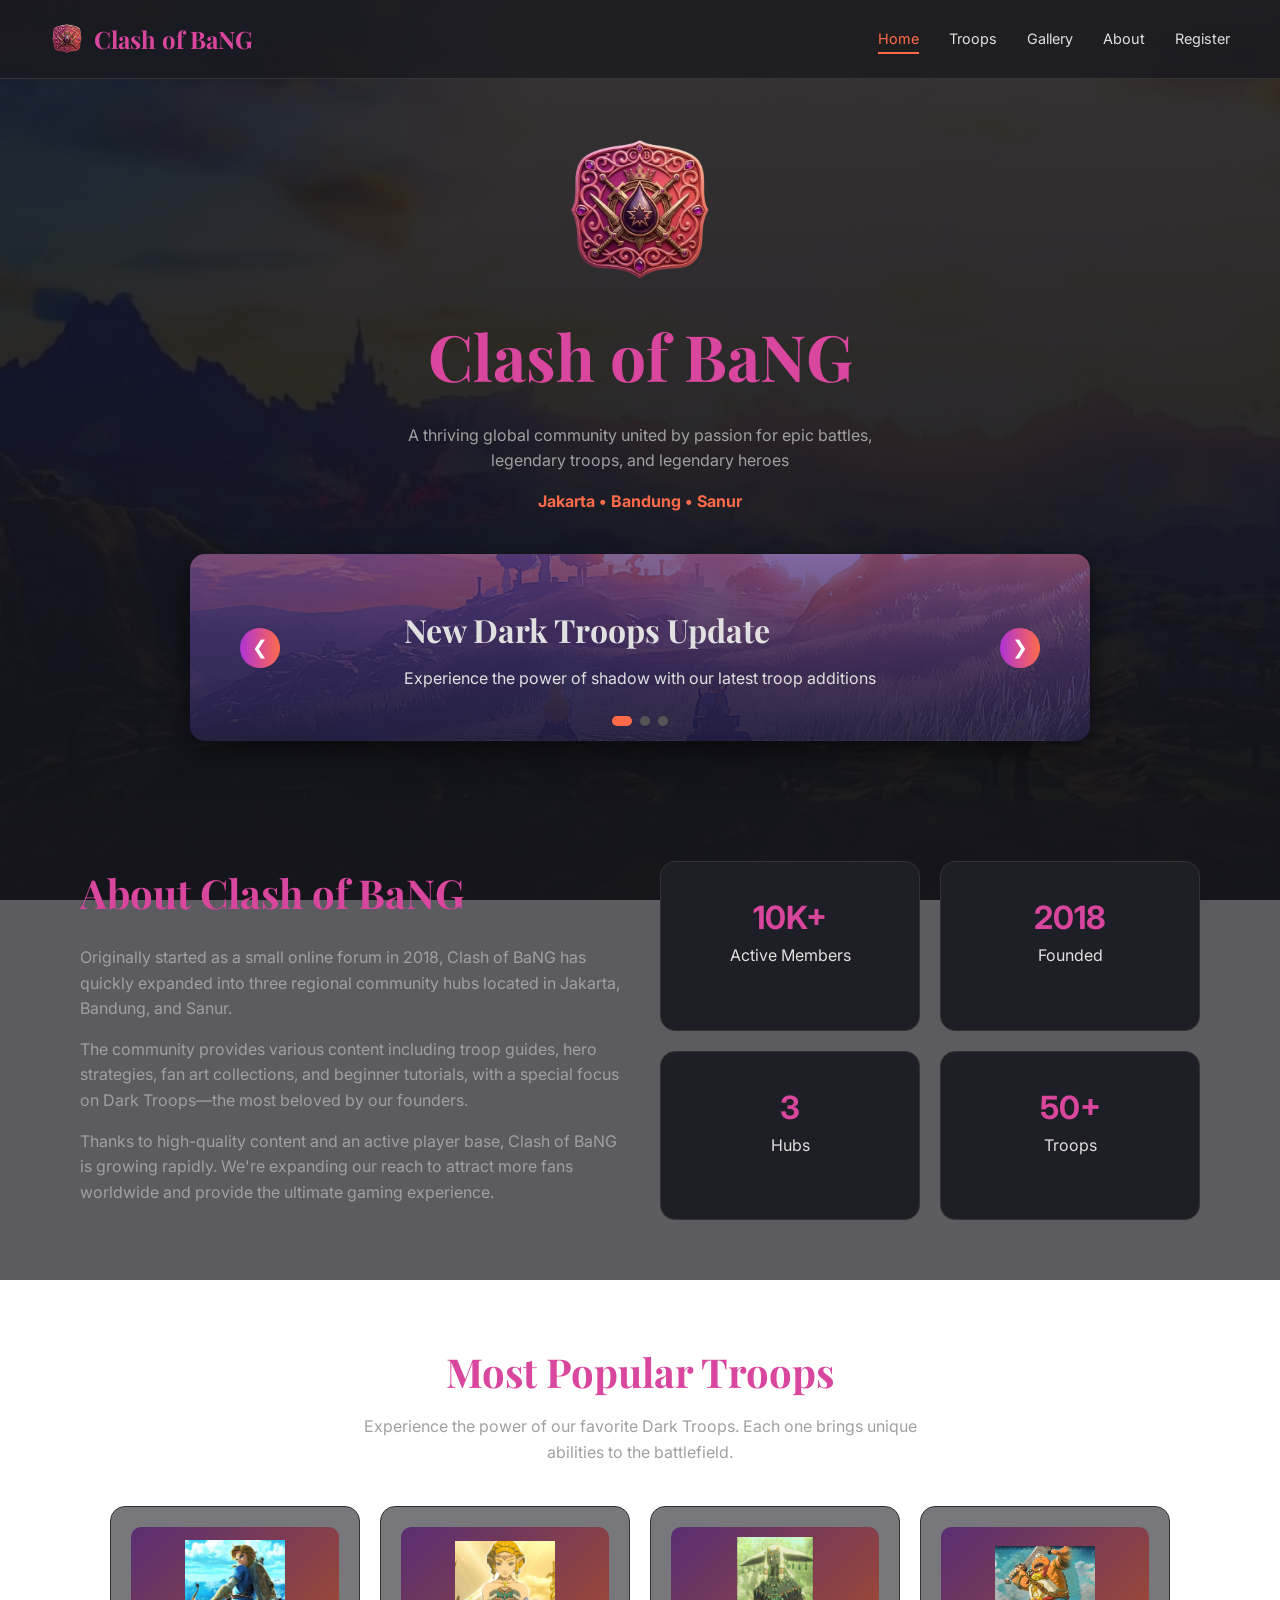
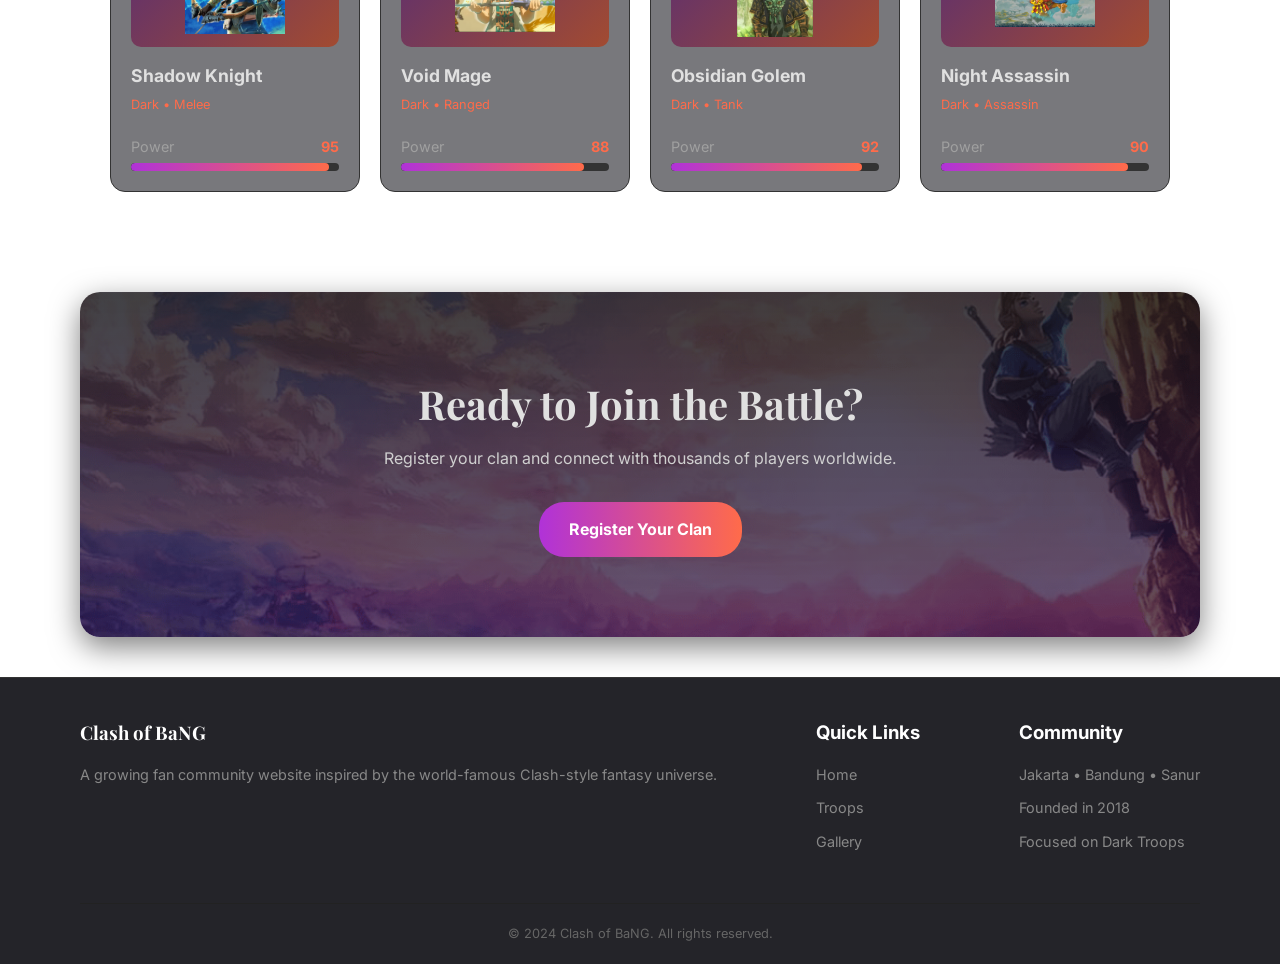
<file: index.html>
<!DOCTYPE html>
<html lang="en">
<head>
    <meta charset="UTF-8">
    <meta name="viewport" content="width=device-width, initial-scale=1.0">
    <title>Clash of BaNG - Home</title>
    <link rel="stylesheet" href="css/style.css">
    <link href="https://fonts.googleapis.com/css2?family=Inter:wght@400;600&family=Playfair+Display:wght@700&display=swap" rel="stylesheet">
</head>
<body>

    <header>
        <div class="logo">
            <img src="assets/logo.png" alt="Clash of BaNG Logo" class="logo-graphic">
            <h1>Clash of BaNG</h1>
        </div>
        <nav>
            <ul>
                <li><a href="index.html" class="active">Home</a></li>
                <li><a href="troops.html">Troops</a></li>
                <li><a href="gallery.html">Gallery</a></li>
                <li><a href="about.html">About</a></li>
                <li><a href="register.html">Register</a></li>
            </ul>
        </nav>
    </header>

    <main>
        <section class="hero-section">
            <img src="assets/logo.png" alt="Clash of BaNG Logo Besar" class="hero-logo">
            <h2 class="main-title">Clash of BaNG</h2>
            <p class="subtitle">A thriving global community united by passion for epic battles, <br> legendary troops, and legendary heroes</p>
            <p class="locations">Jakarta • Bandung • Sanur</p>
            
            <div class="carousel-container">
                <button class="arrow left-arrow">❮</button>
                <div class="carousel-content">
                    <h3>New Dark Troops Update</h3>
                    <p>Experience the power of shadow with our latest troop additions</p>
                </div>
                <button class="arrow right-arrow">❯</button>
                <div class="dots">
                    <span class="dot active-dot"></span>
                    <span class="dot"></span>
                    <span class="dot"></span>
                </div>
            </div>
        </section>

        <section class="about-section">
            <div class="about-text">
                <h2>About Clash of BaNG</h2>
                <p>Originally started as a small online forum in 2018, Clash of BaNG has quickly expanded into three regional community hubs located in Jakarta, Bandung, and Sanur.</p>
                <p>The community provides various content including troop guides, hero strategies, fan art collections, and beginner tutorials, with a special focus on Dark Troops—the most beloved by our founders.</p>
                <p>Thanks to high-quality content and an active player base, Clash of BaNG is growing rapidly. We're expanding our reach to attract more fans worldwide and provide the ultimate gaming experience.</p>
            </div>
            <div class="about-stats">
                <div class="stat-box">
                    <h3>10K+</h3>
                    <p>Active Members</p>
                </div>
                <div class="stat-box">
                    <h3>2018</h3>
                    <p>Founded</p>
                </div>
                <div class="stat-box">
                    <h3>3</h3>
                    <p>Hubs</p>
                </div>
                <div class="stat-box">
                    <h3>50+</h3>
                    <p>Troops</p>
                </div>
            </div>
        </section>

        <section class="popular-troops">
            <div class="troops-header">
                <h2>Most Popular Troops</h2>
                <p>Experience the power of our favorite Dark Troops. Each one brings unique abilities to the battlefield.</p>
            </div>
            
            <div class="troops-grid">
                <!-- 1 -->
                <div class="troop-card">
                    <div class="troop-image">
                        <img src="assets/knight-bg.jpg" alt="Shadow Knight Icon">
                    </div>
                    <h3>Shadow Knight</h3>
                    <p class="troop-type">Dark • Melee</p>
                    <div class="power-bar-container">
                        <span>Power</span><span>95</span>
                    </div>
                    <div class="power-bar"><div class="fill" style="width: 95%;"></div></div>
                </div>

                <!-- 2 -->
                <div class="troop-card">
                    <div class="troop-image">
                        <img src="assets/mage-bg.jpg" alt="Void Mage Icon">
                    </div>
                    <h3>Void Mage</h3>
                    <p class="troop-type">Dark • Ranged</p>
                    <div class="power-bar-container">
                        <span>Power</span><span>88</span>
                    </div>
                    <div class="power-bar"><div class="fill" style="width: 88%;"></div></div>
                </div>

                <!-- 3 -->
                <div class="troop-card">
                    <div class="troop-image">
                        <img src="assets/golem-bg.jpg" alt="Obsidian Golem Icon">
                    </div>
                    <h3>Obsidian Golem</h3>
                    <p class="troop-type">Dark • Tank</p>
                    <div class="power-bar-container">
                        <span>Power</span><span>92</span>
                    </div>
                    <div class="power-bar"><div class="fill" style="width: 92%;"></div></div>
                </div>

                <!-- 4 -->
                <div class="troop-card">
                    <div class="troop-image">
                        <img src="assets/assassin-bg.jpg" alt="Night Assassin Icon">
                    </div>
                    <h3>Night Assassin</h3>
                    <p class="troop-type">Dark • Assassin</p>
                    <div class="power-bar-container">
                        <span>Power</span><span>90</span>
                    </div>
                    <div class="power-bar"><div class="fill" style="width: 90%;"></div></div>
                </div>
            </div>
        </section>

        <section class="cta-section">
            <h2>Ready to Join the Battle?</h2>
            <p>Register your clan and connect with thousands of players worldwide.</p>
            <a href="register.html" class="register-btn">Register Your Clan</a>
        </section>
    </main>

    <footer>
        <div class="footer-content">
            <div class="footer-col">
                <h3 class="footer-title">Clash of BaNG</h3>
                <p>A growing fan community website inspired by the world-famous Clash-style fantasy universe.</p>
            </div>
            <div class="footer-col">
                <h3>Quick Links</h3>
                <ul>
                    <li><a href="index.html">Home</a></li>
                    <li><a href="troops.html">Troops</a></li>
                    <li><a href="gallery.html">Gallery</a></li>
                </ul>
            </div>
            <div class="footer-col">
                <h3>Community</h3>
                <ul>
                    <li>Jakarta • Bandung • Sanur</li>
                    <li>Founded in 2018</li>
                    <li>Focused on Dark Troops</li>
                </ul>
            </div>
        </div>
        <div class="footer-bottom">
            <p>&copy; 2024 Clash of BaNG. All rights reserved.</p>
        </div>
    </footer>

    <script src="js/script.js"></script>
</body>
</html>
</file>
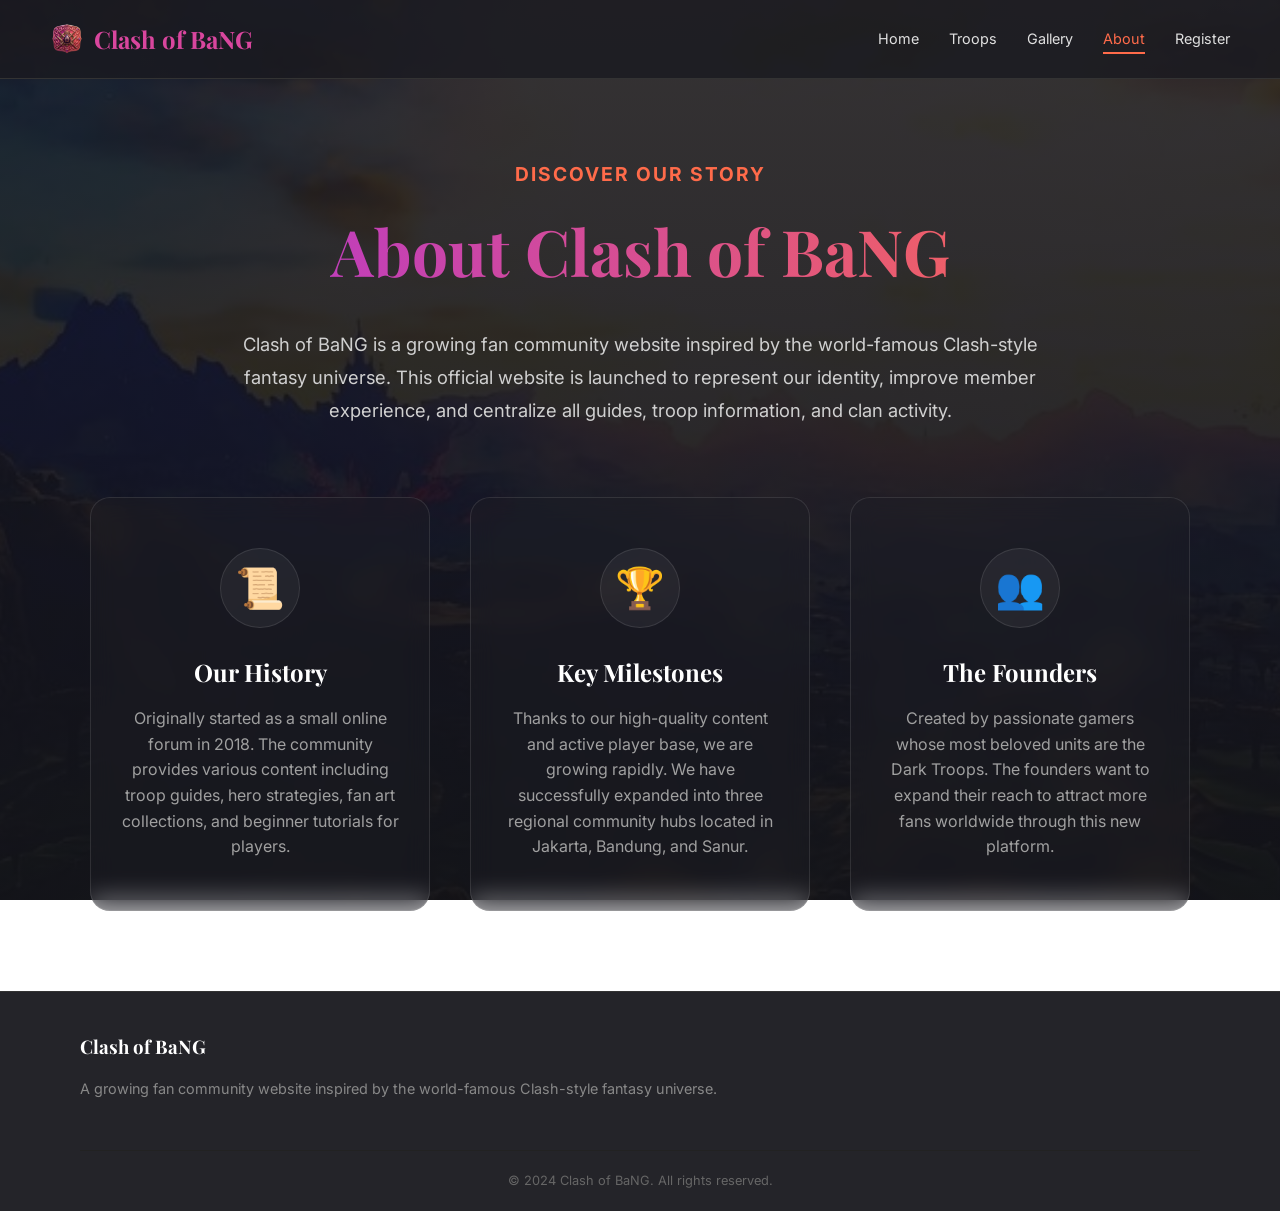
<file: about.html>
<!DOCTYPE html>
<html lang="en">
<head>
    <meta charset="UTF-8">
    <meta name="viewport" content="width=device-width, initial-scale=1.0">
    <title>Clash of BaNG - About Us</title>
    <link rel="stylesheet" href="css/style.css">
    <link href="https://fonts.googleapis.com/css2?family=Inter:wght@400;600;800&family=Playfair+Display:wght@700&display=swap" rel="stylesheet">
</head>
<body>

    <header>
        <div class="logo">
            <img src="assets/logo.png" alt="Clash of BaNG Logo" class="logo-graphic">
            <h1>Clash of BaNG</h1>
        </div>
        <nav>
            <ul>
                <li><a href="index.html">Home</a></li>
                <li><a href="troops.html">Troops</a></li>
                <li><a href="gallery.html">Gallery</a></li>
                <li><a href="about.html" class="active">About</a></li>
                <li><a href="register.html">Register</a></li>
            </ul>
        </nav>
    </header>

    <main>
        <section class="about-page-section">
            
            <div class="about-header">
                <h2 class="sub-heading">Discover Our Story</h2>
                <h1 class="main-heading">About Clash of BaNG</h1>
                <p class="about-desc">
                    Clash of BaNG is a growing fan community website inspired by the world-famous Clash-style fantasy universe. This official website is launched to represent our identity, improve member experience, and centralize all guides, troop information, and clan activity.
                </p>
            </div>

            <div class="features-grid">
                
                <div class="feature-card">
                    <div class="feature-icon-wrapper">
                        <span>📜</span>
                    </div>
                    <h3>Our History</h3>
                    <p>Originally started as a small online forum in 2018. The community provides various content including troop guides, hero strategies, fan art collections, and beginner tutorials for players.</p>
                </div>

                <div class="feature-card">
                    <div class="feature-icon-wrapper">
                        <span>🏆</span>
                    </div>
                    <h3>Key Milestones</h3>
                    <p>Thanks to our high-quality content and active player base, we are growing rapidly. We have successfully expanded into three regional community hubs located in Jakarta, Bandung, and Sanur.</p>
                </div>

                <div class="feature-card">
                    <div class="feature-icon-wrapper">
                        <span>👥</span>
                    </div>
                    <h3>The Founders</h3>
                    <p>Created by passionate gamers whose most beloved units are the Dark Troops. The founders want to expand their reach to attract more fans worldwide through this new platform.</p>
                </div>

            </div>

        </section>
    </main>

    <footer>
        <div class="footer-content">
            <div class="footer-col">
                <h3 class="footer-title">Clash of BaNG</h3>
                <p>A growing fan community website inspired by the world-famous Clash-style fantasy universe.</p>
            </div>
        </div>
        <div class="footer-bottom">
            <p>&copy; 2024 Clash of BaNG. All rights reserved.</p>
        </div>
    </footer>

    <script src="js/script.js"></script>
</body>
</html>
</file>
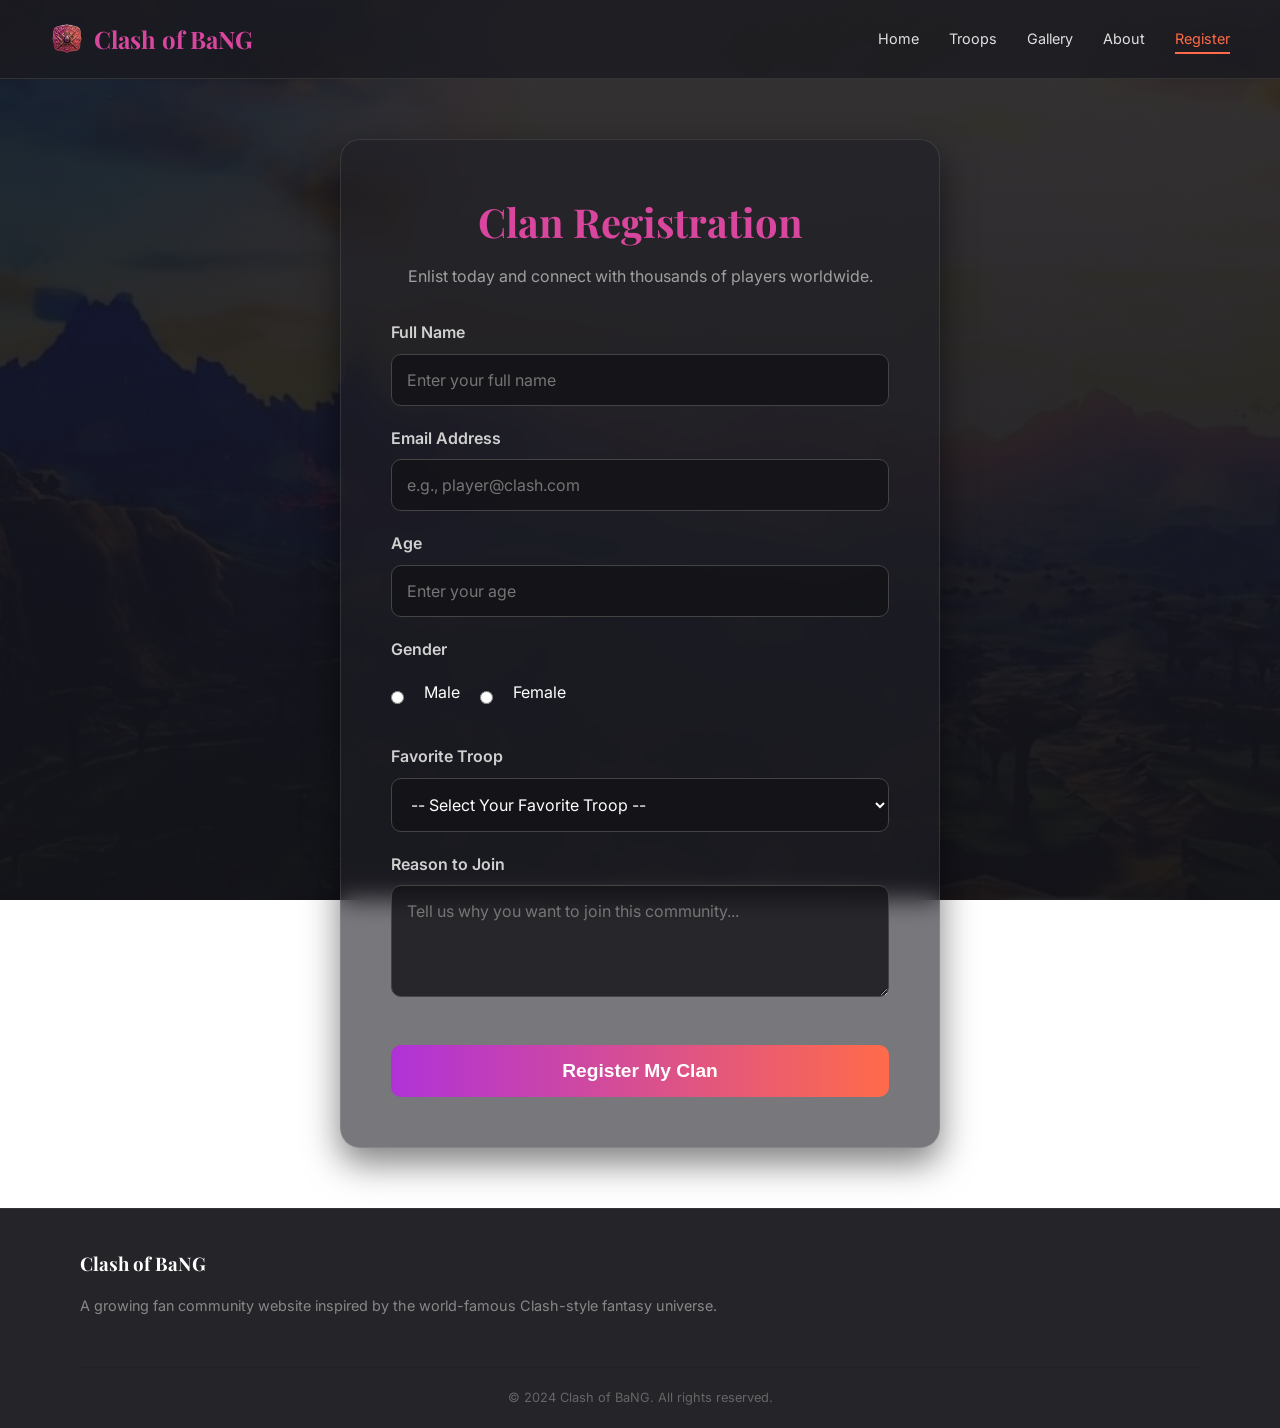
<file: register.html>
<!DOCTYPE html>
<html lang="en">
<head>
    <meta charset="UTF-8">
    <meta name="viewport" content="width=device-width, initial-scale=1.0">
    <title>Clash of BaNG - Register Clan</title>
    <link rel="stylesheet" href="css/style.css">
    <link href="https://fonts.googleapis.com/css2?family=Inter:wght@400;600;800&family=Playfair+Display:wght@700&display=swap" rel="stylesheet">
</head>
<body>

    <!-- HEADER -->
    <header>
        <div class="logo">
            <img src="assets/logo.png" alt="Clash of BaNG Logo" class="logo-graphic">
            <h1>Clash of BaNG</h1>
        </div>
        <nav>
            <ul>
                <li><a href="index.html">Home</a></li>
                <li><a href="troops.html">Troops</a></li>
                <li><a href="gallery.html">Gallery</a></li>
                <li><a href="about.html">About</a></li>
                <li><a href="register.html" class="active">Register</a></li>
            </ul>
        </nav>
    </header>

    <!-- KONTEN UTAMA: REGISTER FORM -->
    <main>
        <section class="register-section">
            <div class="form-container">
                <h2 class="form-title">Clan Registration</h2>
                <p class="form-subtitle">Enlist today and connect with thousands of players worldwide.</p>
                
                <!-- Kotak Notifikasi Error/Success -->
                <div id="form-message" class="form-message"></div>
                
                <form id="registerForm">
                    
                    <!-- Komponen 1: Input Text -->
                    <div class="form-group">
                        <label for="name">Full Name</label>
                        <input type="text" id="name" placeholder="Enter your full name">
                    </div>

                    <!-- Komponen 2: Input Text (Untuk Email) -->
                    <!-- Kita pakai type text agar validasinya 100% dari JS kita, bukan dari bawaan HTML -->
                    <div class="form-group">
                        <label for="email">Email Address</label>
                        <input type="text" id="email" placeholder="e.g., player@clash.com">
                    </div>

                    <!-- Komponen 3: Input Number -->
                    <div class="form-group">
                        <label for="age">Age</label>
                        <input type="number" id="age" placeholder="Enter your age">
                    </div>

                    <!-- Komponen 4: Input Radio -->
                    <div class="form-group">
                        <label>Gender</label>
                        <div class="radio-group">
                            <input type="radio" id="male" name="gender" value="Male">
                            <label for="male" class="radio-label">Male</label>
                            
                            <input type="radio" id="female" name="gender" value="Female">
                            <label for="female" class="radio-label">Female</label>
                        </div>
                    </div>

                    <!-- Komponen 5: Select / Dropdown -->
                    <div class="form-group">
                        <label for="troop">Favorite Troop</label>
                        <select id="troop">
                            <option value="">-- Select Your Favorite Troop --</option>
                            <option value="knight">Shadow Knight</option>
                            <option value="mage">Void Mage</option>
                            <option value="golem">Obsidian Golem</option>
                            <option value="assassin">Night Assassin</option>
                        </select>
                    </div>

                    <!-- Komponen 6: Textarea -->
                    <div class="form-group">
                        <label for="reason">Reason to Join</label>
                        <textarea id="reason" rows="4" placeholder="Tell us why you want to join this community..."></textarea>
                    </div>

                    <button type="submit" class="submit-btn">Register My Clan</button>
                </form>
            </div>
        </section>
    </main>

    <!-- FOOTER -->
    <footer>
        <div class="footer-content">
            <div class="footer-col">
                <h3 class="footer-title">Clash of BaNG</h3>
                <p>A growing fan community website inspired by the world-famous Clash-style fantasy universe.</p>
            </div>
        </div>
        <div class="footer-bottom">
            <p>&copy; 2024 Clash of BaNG. All rights reserved.</p>
        </div>
    </footer>

    <script src="js/script.js"></script>
</body>
</html>
</file>
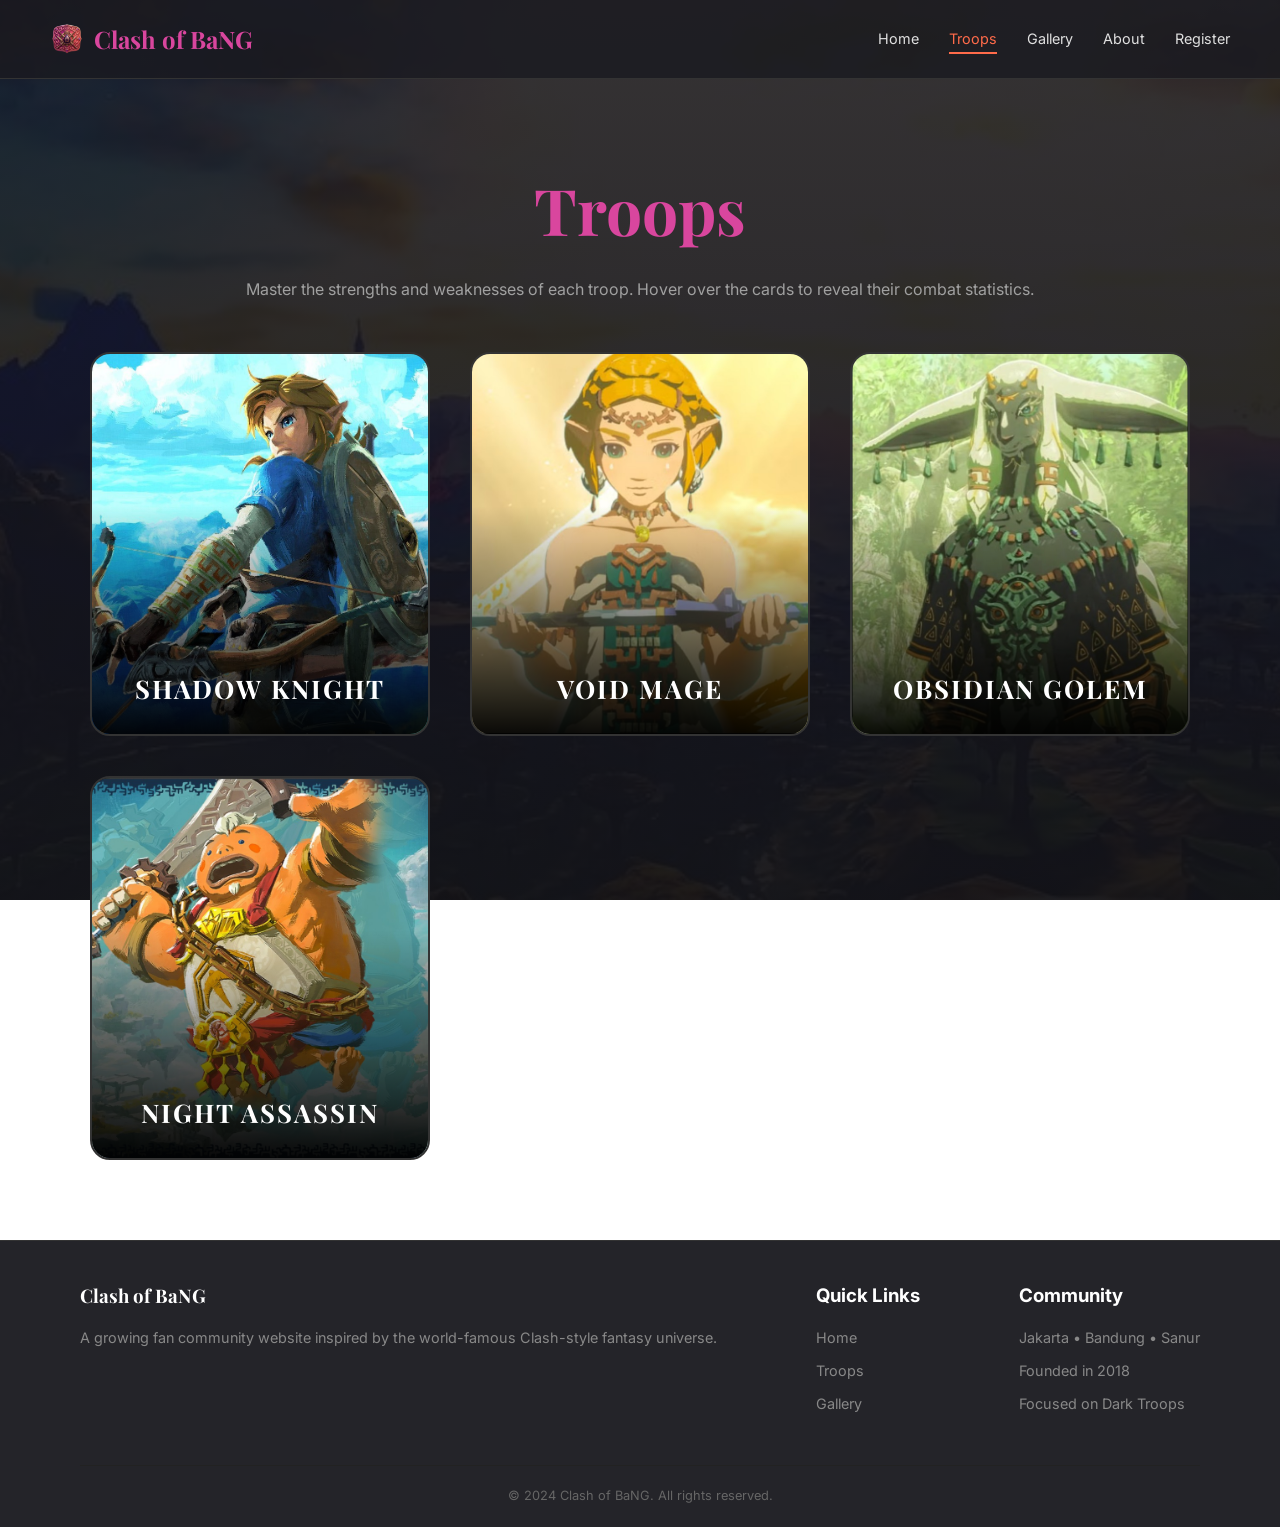
<file: troops.html>
<!DOCTYPE html>
<html lang="en">
<head>
    <meta charset="UTF-8">
    <meta name="viewport" content="width=device-width, initial-scale=1.0">
    <title>Clash of BaNG - Troops</title>
    <link rel="stylesheet" href="css/style.css">
    <link href="https://fonts.googleapis.com/css2?family=Inter:wght@400;600;800&family=Playfair+Display:wght@700&display=swap" rel="stylesheet">
</head>
<body>

    <header>
        <div class="logo">
            <img src="assets/logo.png" alt="Clash of BaNG Logo" class="logo-graphic">
            <h1>Clash of BaNG</h1>
        </div>
        <nav>
            <ul>
                <li><a href="index.html">Home</a></li>
                <li><a href="troops.html" class="active">Troops</a></li>
                <li><a href="gallery.html">Gallery</a></li>
                <li><a href="about.html">About</a></li>
                <li><a href="register.html">Register</a></li>
            </ul>
        </nav>
    </header>

    <main>
        <section class="troops-page-section">
            <h2 class="main-title">Troops</h2>
            <p class="subtitle">Master the strengths and weaknesses of each troop. Hover over the cards to reveal their combat statistics.</p>
            
            <div class="troops-grid-container">
                
                <div class="troop-item">
                    <div class="troop-bg" style="background-image: url('assets/knight-bg.jpg');">
                        <h3 class="troop-name">SHADOW KNIGHT</h3>
                    </div>
                    <div class="troop-stats">
                        <h4 class="stats-title">Combat Stats</h4>
                        
                        <div class="stat-row">
                            <div class="stat-info">
                                <span class="stat-label">Hitpoints</span>
                                <span class="stat-value">1500</span>
                            </div>
                            <div class="stat-bar"><div class="stat-fill" style="width: 80%;"></div></div>
                        </div>

                        <div class="stat-row">
                            <div class="stat-info">
                                <span class="stat-label">Damage</span>
                                <span class="stat-value">200</span>
                            </div>
                            <div class="stat-bar"><div class="stat-fill" style="width: 60%;"></div></div>
                        </div>
                        
                        <div class="stat-row">
                            <div class="stat-info">
                                <span class="stat-label">Speed</span>
                                <span class="stat-value">Medium</span>
                            </div>
                        </div>
                        
                        <div class="stat-row">
                            <div class="stat-info">
                                <span class="stat-label">Target</span>
                                <span class="stat-value">Sky</span>
                            </div>
                        </div>
                    </div>
                </div>

                <div class="troop-item">
                    <div class="troop-bg" style="background-image: url('assets/mage-bg.jpg');">
                        <h3 class="troop-name">VOID MAGE</h3>
                    </div>
                    <div class="troop-stats">
                        <h4 class="stats-title">Combat Stats</h4>
                        
                        <div class="stat-row">
                            <div class="stat-info">
                                <span class="stat-label">Hitpoints</span>
                                <span class="stat-value">1000</span>
                            </div>
                            <div class="stat-bar"><div class="stat-fill" style="width: 80%;"></div></div>
                        </div>

                        <div class="stat-row">
                            <div class="stat-info">
                                <span class="stat-label">Damage</span>
                                <span class="stat-value">120</span>
                            </div>
                            <div class="stat-bar"><div class="stat-fill" style="width: 60%;"></div></div>
                        </div>
                        
                        <div class="stat-row">
                            <div class="stat-info">
                                <span class="stat-label">Speed</span>
                                <span class="stat-value">Slow</span>
                            </div>
                        </div>
                        
                        <div class="stat-row">
                            <div class="stat-info">
                                <span class="stat-label">Target</span>
                                <span class="stat-value">Ground</span>
                            </div>
                        </div>
                    </div>
                </div>

                <div class="troop-item">
                    <div class="troop-bg" style="background-image: url('assets/golem-bg.jpg');">
                        <h3 class="troop-name">OBSIDIAN GOLEM</h3>
                    </div>
                    <div class="troop-stats">
                        <h4 class="stats-title">Combat Stats</h4>
                        
                        <div class="stat-row">
                            <div class="stat-info">
                                <span class="stat-label">Hitpoints</span>
                                <span class="stat-value">1100</span>
                            </div>
                            <div class="stat-bar"><div class="stat-fill" style="width: 80%;"></div></div>
                        </div>

                        <div class="stat-row">
                            <div class="stat-info">
                                <span class="stat-label">Damage</span>
                                <span class="stat-value">125</span>
                            </div>
                            <div class="stat-bar"><div class="stat-fill" style="width: 60%;"></div></div>
                        </div>
                        
                        <div class="stat-row">
                            <div class="stat-info">
                                <span class="stat-label">Speed</span>
                                <span class="stat-value">Slow</span>
                            </div>
                        </div>
                        
                        <div class="stat-row">
                            <div class="stat-info">
                                <span class="stat-label">Target</span>
                                <span class="stat-value">Ground</span>
                            </div>
                        </div>
                    </div>
                </div>

                <div class="troop-item">
                    <div class="troop-bg" style="background-image: url('assets/assassin-bg.jpg');">
                        <h3 class="troop-name">NIGHT ASSASSIN</h3>
                    </div>
                    <div class="troop-stats">
                        <h4 class="stats-title">Combat Stats</h4>
                        
                        <div class="stat-row">
                            <div class="stat-info">
                                <span class="stat-label">Hitpoints</span>
                                <span class="stat-value">1300</span>
                            </div>
                            <div class="stat-bar"><div class="stat-fill" style="width: 80%;"></div></div>
                        </div>

                        <div class="stat-row">
                            <div class="stat-info">
                                <span class="stat-label">Damage</span>
                                <span class="stat-value">180</span>
                            </div>
                            <div class="stat-bar"><div class="stat-fill" style="width: 60%;"></div></div>
                        </div>
                        
                        <div class="stat-row">
                            <div class="stat-info">
                                <span class="stat-label">Speed</span>
                                <span class="stat-value">Fast</span>
                            </div>
                        </div>
                        
                        <div class="stat-row">
                            <div class="stat-info">
                                <span class="stat-label">Target</span>
                                <span class="stat-value">Underground</span>
                            </div>
                        </div>
                    </div>
                </div>

            </div>
        </section>
    </main>

    <footer>
        <div class="footer-content">
            <div class="footer-col">
                <h3 class="footer-title">Clash of BaNG</h3>
                <p>A growing fan community website inspired by the world-famous Clash-style fantasy universe.</p>
            </div>
            <div class="footer-col">
                <h3>Quick Links</h3>
                <ul>
                    <li><a href="index.html">Home</a></li>
                    <li><a href="troops.html">Troops</a></li>
                    <li><a href="gallery.html">Gallery</a></li>
                </ul>
            </div>
            <div class="footer-col">
                <h3>Community</h3>
                <ul>
                    <li>Jakarta • Bandung • Sanur</li>
                    <li>Founded in 2018</li>
                    <li>Focused on Dark Troops</li>
                </ul>
            </div>
        </div>
        <div class="footer-bottom">
            <p>&copy; 2024 Clash of BaNG. All rights reserved.</p>
        </div>
    </footer>

    <script src="js/script.js"></script>
</body>
</html>
</file>
<file: css/style.css>
:root {
    --bg-dark: #121217;
    --text-light: #e0e0e0;
    --accent-pink: #d9469e;
    --accent-orange: #ff6b4a;
    --card-bg: #1e1e26;
    --gradient-primary: linear-gradient(90deg, #b032d8, #ff6b4a);
    --font-heading: 'Playfair Display', serif;
    --font-body: 'Inter', sans-serif;
}

* {
    margin: 0;
    padding: 0;
    box-sizing: border-box;
}

body {
    background-image: linear-gradient(rgba(18, 18, 23, 0.85), rgba(18, 18, 23, 0.95)), url('../assets/bg-main.jpg');
    background-size: cover;          
    background-position: top center; 
    background-attachment: fixed;   
    
    color: var(--text-light);
    font-family: var(--font-body);
    line-height: 1.6;
}

a { text-decoration: none; color: inherit; }
ul { list-style: none; }

/* HEADER & NAVIGASI */
header {
    display: flex;
    justify-content: space-between;
    align-items: center;
    padding: 20px 50px;
    background-color: rgba(26, 26, 32, 0.8);
    border-bottom: 1px solid #333;
}

.logo {
    display: flex;
    align-items: center;
    gap: 10px;
}
.logo-graphic {
    height: 30px; 
    width: auto;   
    object-fit: contain;
}

.logo-icon {
    background: var(--gradient-primary);
    padding: 5px 10px;
    border-radius: 8px;
    font-weight: bold;
    color: white;
}

.logo h1 {
    font-size: 1.5rem;
    color: var(--accent-pink);
    font-family: var(--font-heading);
}

nav ul {
    display: flex;
    gap: 30px;
}

nav ul li a {
    font-size: 0.9rem;
    transition: color 0.3s;
}

nav ul li a:hover, nav ul li a.active {
    color: var(--accent-orange);
    border-bottom: 2px solid var(--accent-orange);
    padding-bottom: 5px;
}

/* HERO SECTION */
.hero-section {
    text-align: center;
    padding: 60px 20px;
}

.main-title {
    font-family: var(--font-heading);
    font-size: 4rem;
    color: var(--accent-pink);
    margin-bottom: 15px;
}

.subtitle { color: #a0a0a0; margin-bottom: 15px; }
.locations { color: var(--accent-orange); font-weight: bold; margin-bottom: 40px; }

/* Slider Box */
.carousel-container {
    background: linear-gradient(135deg, #4c2882, #211c42);
    max-width: 900px;
    margin: 0 auto;
    border-radius: 15px;
    display: flex;
    align-items: center;
    justify-content: space-between;
    padding: 50px;
    position: relative;
    box-shadow: 0 10px 30px rgba(0,0,0,0.5);
}

.carousel-content { text-align: left; }
.carousel-content h3 { font-family: var(--font-heading); font-size: 2rem; margin-bottom: 10px; }
.arrow { background: var(--gradient-primary); border: none; color: white; border-radius: 50%; width: 40px; height: 40px; cursor: pointer; font-size: 1.2rem;}
.dots { position: absolute; bottom: 15px; left: 50%; transform: translateX(-50%); display: flex; gap: 8px; }
.dot { width: 10px; height: 10px; background: #555; border-radius: 50%; }
.active-dot { background: var(--accent-orange); width: 20px; border-radius: 10px; }

/* ABOUT SECTION */
.about-section {
    display: flex;
    gap: 40px;
    padding: 60px 80px;
    background-color: rgba(22, 22, 29, 0.7);
}

.about-text { flex: 1; }
.about-text h2 { font-family: var(--font-heading); color: var(--accent-pink); font-size: 2.5rem; margin-bottom: 20px; }
.about-text p { margin-bottom: 15px; color: #a0a0a0; }

.about-stats {
    flex: 1;
    display: grid;
    grid-template-columns: 1fr 1fr;
    gap: 20px;
}

.stat-box {
    background-color: var(--card-bg);
    padding: 30px;
    border-radius: 15px;
    text-align: center;
    border: 1px solid #333;
}

.stat-box h3 { color: var(--accent-pink); font-size: 2rem; }

/* POPULAR TROOPS SECTION */
.popular-troops { padding: 60px 80px; text-align: center; }
.troops-header h2 { font-family: var(--font-heading); color: var(--accent-pink); font-size: 2.5rem; margin-bottom: 10px; }
.troops-header p { color: #a0a0a0; margin-bottom: 40px; max-width: 600px; margin-left: auto; margin-right: auto; }

.troops-grid {
    display: flex;
    justify-content: center;
    gap: 20px;
}

.troop-card {
    background-color: rgba(30, 30, 38, 0.6);
    padding: 20px;
    border-radius: 15px;
    text-align: left;
    width: 250px;
    border: 1px solid #333;
    transition: transform 0.3s, box-shadow 0.3s;
}

.troop-card:hover {
    transform: translateY(-5px);
    box-shadow: 0 10px 20px rgba(255, 107, 74, 0.2);
}

.troop-image {
    background: linear-gradient(135deg, #592e73, #a24b31);
    height: 120px;
    border-radius: 10px;
    margin-bottom: 15px;
    display: flex;
    align-items: center;
    justify-content: center;
    font-size: 2rem;
}

.troop-card h3 { font-size: 1.1rem; margin-bottom: 5px; }
.troop-type { color: var(--accent-orange); font-size: 0.8rem; margin-bottom: 20px; }

.power-bar-container { display: flex; justify-content: space-between; font-size: 0.9rem; margin-bottom: 5px; color: #a0a0a0; }
.power-bar-container span:last-child { color: var(--accent-orange); font-weight: bold; }
.power-bar { background-color: #333; height: 8px; border-radius: 4px; overflow: hidden; }
.power-bar .fill { height: 100%; background: var(--gradient-primary); border-radius: 4px; }

/* CTA SECTION */
.cta-section {
    background-image: linear-gradient(rgba(18, 18, 23, 0.8), rgba(42, 17, 71, 0.7)), url('../assets/bg-cta.png');
    background-size: cover;     
    background-position: center; 
    
    text-align: center;
    padding: 80px 20px;
    margin: 40px 80px;
    border-radius: 20px;
    box-shadow: 0 10px 30px rgba(0,0,0,0.5); 
}

.cta-section h2 { font-family: var(--font-heading); font-size: 2.5rem; margin-bottom: 10px; }
.cta-section p { margin-bottom: 30px; color: #d0d0d0; }
.register-btn {
    background: var(--gradient-primary);
    color: white;
    padding: 15px 30px;
    border-radius: 25px;
    font-weight: bold;
    display: inline-block;
    transition: opacity 0.3s;
}
.register-btn:hover { opacity: 0.8; }

/* FOOTER */
footer {
    background-color: rgba(13, 13, 18, 0.9);
    padding: 40px 80px 20px;
    border-top: 1px solid #333;
}
.footer-content {
    display: flex;
    justify-content: space-between;
    gap: 40px;
    margin-bottom: 40px;
}
.footer-title { color: var(--accent-pink); font-family: var(--font-heading); margin-bottom: 15px; }
.footer-col h3 { margin-bottom: 15px; color: white; }
.footer-col p, .footer-col ul li { color: #888; font-size: 0.9rem; margin-bottom: 10px; }
.footer-col ul li a:hover { color: var(--accent-orange); }
.footer-bottom { text-align: center; color: #666; font-size: 0.8rem; border-top: 1px solid #222; padding-top: 20px; }


.troop-image img {
    width: 100px; 
    height: 100px; 
    object-fit: contain;
}

.hero-logo {
    width: 160px;        
    height: auto;        
    margin-bottom: 15px;
    object-fit: contain;
    display: inline-block;
}
/* HALAMAN TROOPs */
.troops-page-section {
    padding: 80px 50px;
    text-align: center;
}

.troops-grid-container {
    display: grid;
    grid-template-columns: repeat(auto-fit, minmax(260px, 1fr));
    gap: 40px;
    margin-top: 50px;
    padding: 0 40px;
}

.troop-item {
    border-radius: 20px;
    overflow: hidden;
    position: relative;
    border: 2px solid #333;
    cursor: pointer;
    transition: all 0.4s ease; 
}

.troop-bg {
    height: 380px;
    background-size: cover;
    background-position: center;
    display: flex;
    align-items: flex-end; 
    justify-content: center;
    padding: 25px;
    position: relative;
}

.troop-bg::before {
    content: '';
    position: absolute;
    bottom: 0; left: 0; width: 100%; height: 60%;
    background: linear-gradient(to top, rgba(0,0,0,0.95), transparent);
}

.troop-name {
    position: relative;
    z-index: 1;
    font-family: var(--font-heading);
    font-size: 1.6rem;
    color: white;
    text-transform: uppercase;
    letter-spacing: 2px;
}

/* TAMPILAN KOTAK STATS */

.troop-stats {
    position: absolute;
    top: 0; left: 0; width: 100%; height: 100%;
    background: rgba(18, 18, 23, 0.95);
    display: flex;
    flex-direction: column;
    justify-content: center;
    padding: 30px 25px;
    opacity: 0; 
    transition: all 0.4s ease;
    box-sizing: border-box; 
}

/* HOVER */
.troop-item:hover .troop-stats {
    opacity: 1;
}

.troop-item:hover .troop-bg {
    transform: scale(1.05);
    transition: transform 0.5s ease;
}

.troop-bg {
    transition: transform 0.5s ease; 
}

/* Garis pembatas dan judul stats */
.stats-title {
    color: var(--accent-pink);
    font-family: var(--font-heading);
    text-align: center;
    margin-bottom: 25px;
    font-size: 1.4rem;
    border-bottom: 1px solid #444;
    padding-bottom: 10px;
}

.stat-row {
    margin-bottom: 18px;
    width: 100%;
}


.stat-info {
    display: flex;
    align-items: center;
    justify-content: space-between;
    margin-bottom: 8px; 
}

.stat-label {
    color: #d0d0d0;
    font-family: var(--font-body);
    font-size: 0.95rem;
    font-weight: 600; 
}

.stat-value {
    color: white;
    font-family: var(--font-body);
    font-weight: 800; 
    font-size: 1rem;
}


.stat-bar {
    background-color: rgba(255, 255, 255, 0.15); 
    height: 6px; 
    border-radius: 3px;
    overflow: hidden;
    width: 100%;
}

.stat-bar .stat-fill {
    height: 100%;
    background: var(--gradient-primary); 
    border-radius: 3px;
    box-shadow: 0 0 8px rgba(217, 70, 158, 0.6); 
}

/* HALAMAN GALLERY */
.gallery-section {
    padding: 60px 50px;
    text-align: center;
}


.filter-container {
    margin: 30px 0 40px;
    display: flex;
    justify-content: center;
    gap: 15px;
    flex-wrap: wrap;
}

.filter-btn {
    background: transparent;
    border: 2px solid var(--accent-pink);
    color: var(--text-light);
    padding: 10px 25px;
    border-radius: 30px;
    cursor: pointer;
    font-weight: bold;
    font-family: var(--font-body);
    transition: all 0.3s ease;
}

.filter-btn:hover, .filter-btn.active-filter {
    background: var(--gradient-primary);
    border-color: transparent;
    color: white;
}


.gallery-grid {
    display: grid;
    grid-template-columns: repeat(auto-fit, minmax(280px, 1fr));
    gap: 30px;
    padding: 0 20px;
}

.gallery-item {
    background: rgba(30, 30, 38, 0.8);
    border: 1px solid #333;
    border-radius: 15px;
    overflow: hidden;
    transition: transform 0.3s ease;
    display: block; 
}

.gallery-item:hover {
    transform: translateY(-5px);
    box-shadow: 0 10px 20px rgba(0,0,0,0.5);
}

.gallery-img {
    width: 100%;
    height: 200px;
    object-fit: cover;
}

.gallery-info {
    padding: 20px;
    text-align: left;
}

.gallery-info h3 {
    font-size: 1.2rem;
    color: white;
    margin-bottom: 5px;
}

.gallery-tag {
    color: var(--accent-orange);
    font-size: 0.85rem;
    margin-bottom: 15px;
}

.view-btn {
    background: #333;
    color: white;
    border: none;
    padding: 8px 15px;
    border-radius: 5px;
    cursor: pointer;
    font-size: 0.9rem;
    transition: background 0.3s;
    width: 100%;
}

.view-btn:hover {
    background: var(--accent-pink);
}

/* POP-UP */
.modal-overlay {
    position: fixed;
    top: 0; left: 0; width: 100%; height: 100%;
    background: rgba(0, 0, 0, 0.85); 
    display: none; 
    align-items: center;
    justify-content: center;
    z-index: 9999; 
    padding: 20px;
}

.modal-content {
    background: #1a1a20;
    max-width: 800px;
    width: 100%;
    border-radius: 15px;
    overflow: hidden;
    position: relative;
    border: 1px solid var(--accent-pink);
    box-shadow: 0 0 30px rgba(217, 70, 158, 0.3);
    display: flex;
    flex-direction: column;
}

.close-modal {
    position: absolute;
    top: 15px; right: 20px;
    color: white;
    font-size: 2rem;
    font-weight: bold;
    cursor: pointer;
    z-index: 10;
}

.close-modal:hover { color: var(--accent-orange); }

#modal-img {
    width: 100%;
    height: 400px;
    object-fit: cover;
}

.modal-text { padding: 30px; text-align: left;}
#modal-title { font-family: var(--font-heading); font-size: 2rem; color: var(--accent-pink); margin-bottom: 15px;}
#modal-desc { color: #d0d0d0; line-height: 1.6; }

/* HALAMAN ABOUT US */
.about-page-section {
    padding: 80px 50px;
    max-width: 1200px;
    margin: 0 auto; 
}

.about-header {
    text-align: center;
    margin-bottom: 70px;
}

.sub-heading {
    color: var(--accent-orange);
    font-size: 1.2rem;
    font-family: var(--font-body);
    text-transform: uppercase;
    letter-spacing: 2px;
    margin-bottom: 10px;
}

.about-header .main-heading {
    font-size: 4rem;
    font-family: var(--font-heading);
    background: var(--gradient-primary);
    -webkit-background-clip: text;
    -webkit-text-fill-color: transparent;
    margin-bottom: 25px;
}

.about-desc {
    color: #d0d0d0;
    font-size: 1.15rem;
    max-width: 800px;
    margin: 0 auto;
    line-height: 1.8;
}


.features-grid {
    display: grid;
    grid-template-columns: repeat(auto-fit, minmax(300px, 1fr));
    gap: 40px;
}


.feature-card {
    background: rgba(30, 30, 38, 0.4); 
    backdrop-filter: blur(12px);      
    -webkit-backdrop-filter: blur(12px);
    border: 1px solid rgba(255, 255, 255, 0.1); 
    padding: 50px 30px;
    border-radius: 20px;
    text-align: center;
    transition: all 0.4s ease;
}

.feature-card:hover {
    transform: translateY(-10px);
    border-color: rgba(217, 70, 158, 0.5); 
    box-shadow: 0 15px 30px rgba(0, 0, 0, 0.6);
}


.feature-icon-wrapper {
    width: 80px;
    height: 80px;
    margin: 0 auto 25px;
    background: rgba(255, 255, 255, 0.05);
    border-radius: 50%;
    display: flex;
    align-items: center;
    justify-content: center;
    font-size: 2.5rem;
    border: 1px solid rgba(255, 255, 255, 0.1);
    transition: all 0.4s ease;
}


.feature-card:hover .feature-icon-wrapper {
    background: var(--gradient-primary);
    border-color: transparent;
    transform: scale(1.1) rotate(5deg);
}

.feature-card h3 {
    color: white;
    font-size: 1.5rem;
    margin-bottom: 15px;
    font-family: var(--font-heading);
}

.feature-card p {
    color: #a0a0a0;
    font-size: 1rem;
    line-height: 1.6;
}

/* HALAMAN REGISTER */
.register-section {
    padding: 60px 20px;
    display: flex;
    justify-content: center;
    align-items: center;
    min-height: 80vh;
}

.form-container {
    background: rgba(30, 30, 38, 0.6); 
    backdrop-filter: blur(12px);
    -webkit-backdrop-filter: blur(12px);
    border: 1px solid rgba(255, 255, 255, 0.1);
    padding: 50px;
    border-radius: 20px;
    width: 100%;
    max-width: 600px;
    box-shadow: 0 15px 35px rgba(0,0,0,0.5);
}

.form-title {
    color: var(--accent-pink);
    font-family: var(--font-heading);
    text-align: center;
    font-size: 2.5rem;
    margin-bottom: 10px;
}

.form-subtitle {
    text-align: center;
    color: #a0a0a0;
    margin-bottom: 30px;
}

.form-group {
    margin-bottom: 20px;
    text-align: left;
}

.form-group label {
    display: block;
    margin-bottom: 8px;
    color: #d0d0d0;
    font-weight: 600;
}


.form-group input[type="text"],
.form-group input[type="number"],
.form-group select,
.form-group textarea {
    width: 100%;
    padding: 15px;
    border-radius: 10px;
    border: 1px solid #444;
    background: rgba(18, 18, 23, 0.8);
    color: white;
    font-family: var(--font-body);
    font-size: 1rem;
    transition: all 0.3s ease;
    box-sizing: border-box; 
}


.form-group input:focus,
.form-group select:focus,
.form-group textarea:focus {
    outline: none;
    border-color: var(--accent-orange);
    box-shadow: 0 0 10px rgba(255, 107, 74, 0.3);
}

.radio-group {
    display: flex;
    gap: 20px;
    align-items: center;
    padding: 10px 0;
}

.radio-label {
    color: white !important;
    cursor: pointer;
    font-weight: normal !important;
}

.submit-btn {
    width: 100%;
    background: var(--gradient-primary);
    color: white;
    padding: 15px;
    border: none;
    border-radius: 10px;
    font-size: 1.2rem;
    font-weight: bold;
    cursor: pointer;
    transition: transform 0.3s, box-shadow 0.3s;
    margin-top: 20px;
}

.submit-btn:hover {
    transform: translateY(-3px);
    box-shadow: 0 10px 20px rgba(217, 70, 158, 0.4);
}


.form-message {
    padding: 15px;
    border-radius: 10px;
    margin-bottom: 20px;
    display: none;
    text-align: center;
    font-weight: bold;
}

/*  UNTUK HP */
@media screen and (max-width: 768px) {
    header, .about-section, .troops-grid, .footer-content {
        flex-direction: column;
        padding: 20px;
    }
    .about-stats { grid-template-columns: 1fr; }
    .cta-section { margin: 20px; }
    .main-title { font-size: 2.5rem; }
    .carousel-container { padding: 30px 20px; flex-direction: column; text-align: center; gap: 20px;}
    .carousel-content { text-align: center; }
}
</file>
